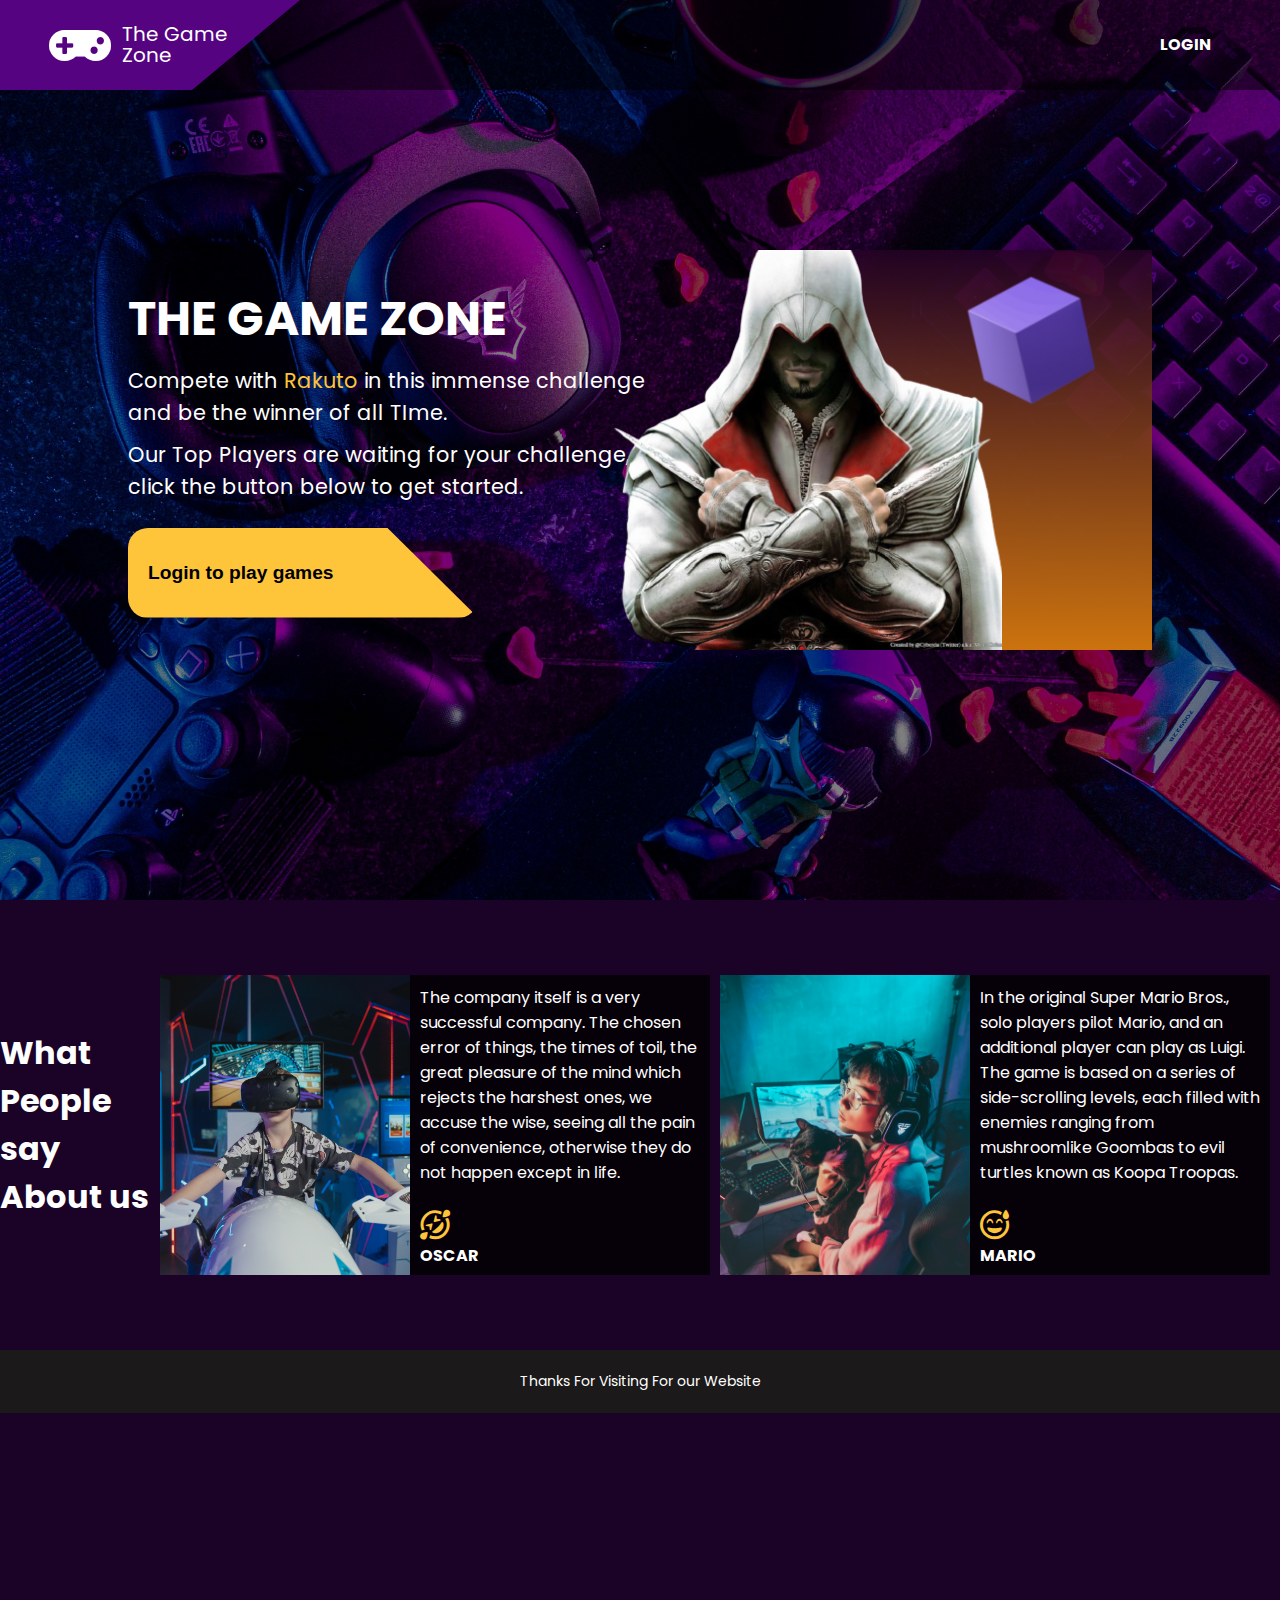
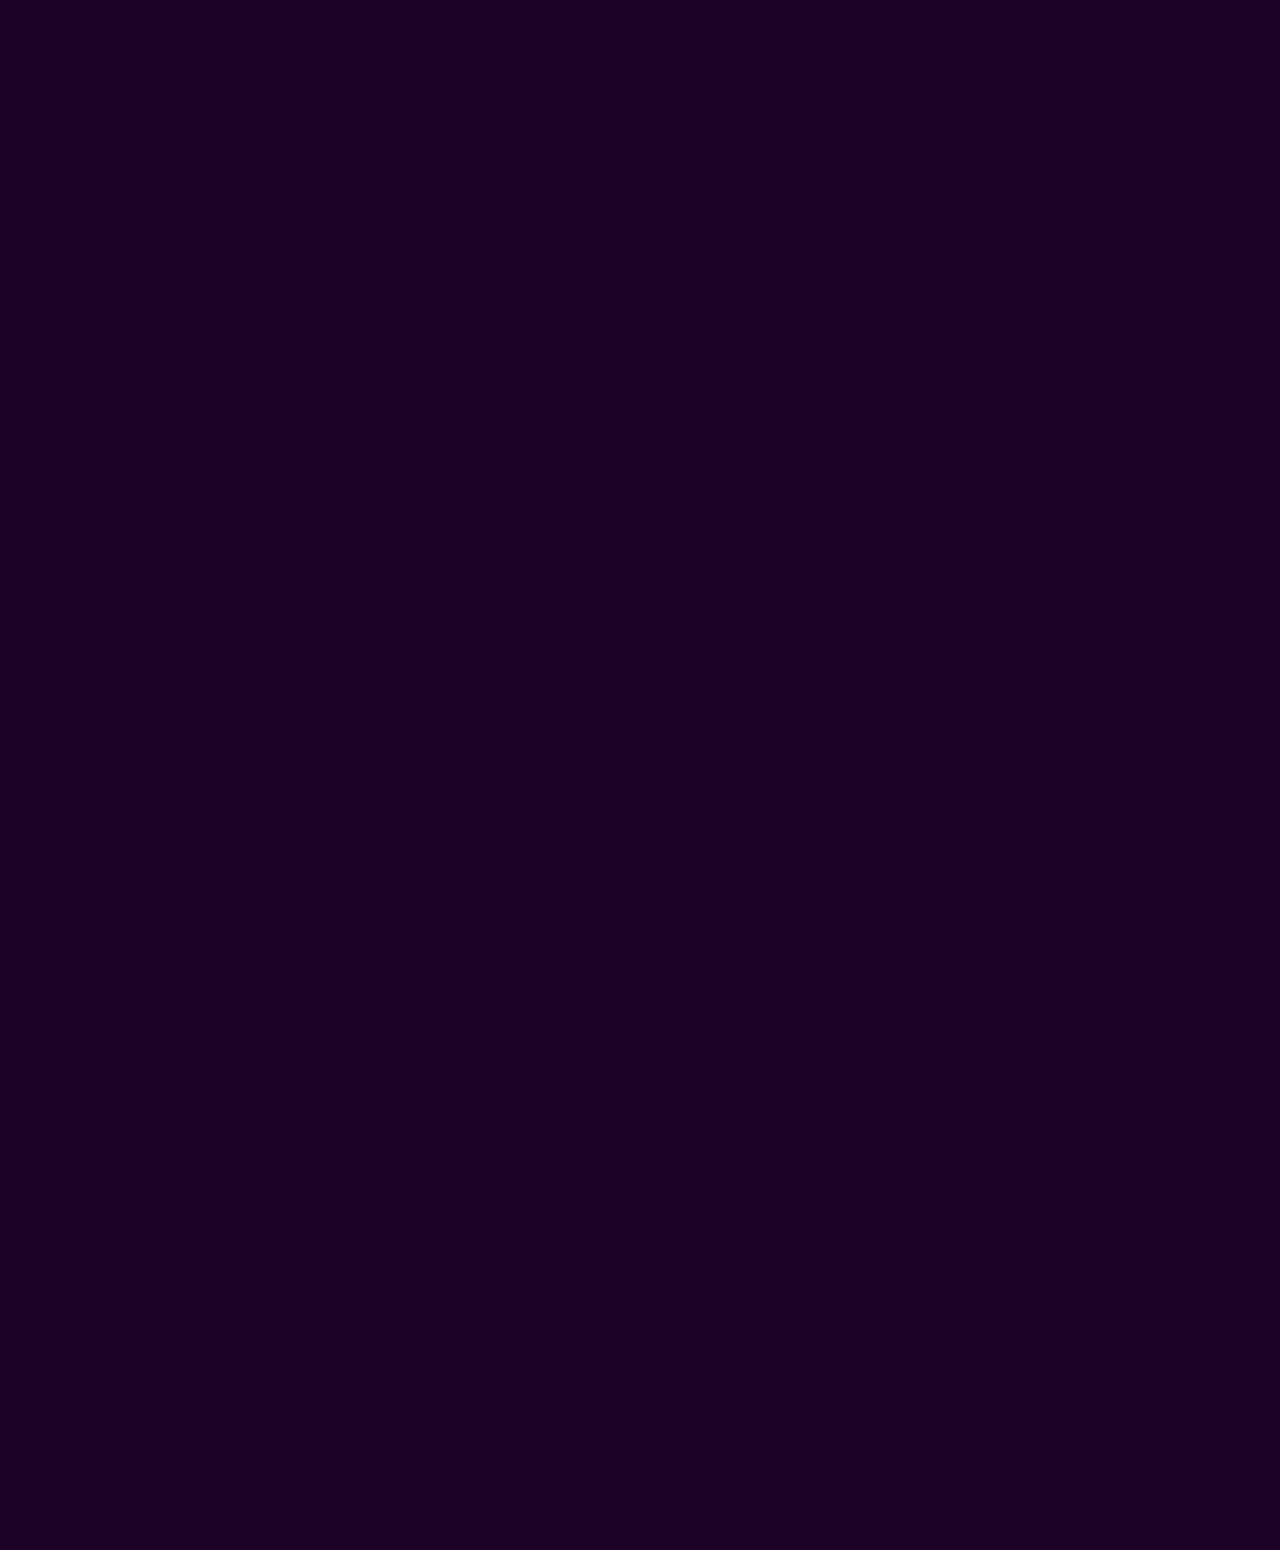
<file: new/index.html>
<!DOCTYPE html>
<html lang="en">
<head>
    <meta charset="UTF-8">
    <meta http-equiv="X-UA-Compatible" content="IE=edge">
    <meta name="viewport" content="width=device-width, initial-scale=1.0">
    <title>Gaming Website</title>
    <link rel="stylesheet" href="css/all.min.css">
    <link rel="stylesheet" href="css/style.css">
</head>
<body>
    <div class="container">
        <header>
            <div class="logo">
                <i class="fas fa-gamepad"></i>
                <p>The Game Zone</p>
            </div>
            <ul class="navbar">
                
                <li><a href="login.html">LOGIN</a></li>
               
            </ul>
        
        </header>

        <div class="content-wrapper">
            <div class="content-desc">
                <h1>THE GAME ZONE</h1>
                <p>Compete with <span>Rakuto</span> in this immense challenge and be the 
                    winner of all TIme.</p>
                <p>Our Top Players are waiting for your challenge, click the 
                    button below to get started.</p>

                <button id="btn2">Login to play games</button>
            </div>

            <div class="rakuto"></div>
        </div>
    </div>
    <!-- New section is down here below -->

    <section class="section-2">
        <div class="section-2">
            <h1>What People say About us</h1>
            <div class="section-3-wrapper">
                <div class="feedback"></div>
                <div class="feedback-desc">
                    <p>The company itself is a very successful company. The chosen error of things, the times of toil, the great pleasure of the mind which rejects the harshest ones, we accuse the wise, seeing all the pain of convenience, otherwise they do not happen except in life.
                        
                        
                        </p>
                    <br>
                    <i class="far fa-grin-squint-tears"></i><br>
                    <h4>OSCAR</h4>
                </div>
                <!-- =========================== -->
                <div class="feedback f-img-2"></div>
                <div class="feedback-desc">
                    <p>In the original Super Mario Bros., solo players pilot Mario, and an additional player can play as Luigi. The game is based on a series of side-scrolling levels, each filled with enemies ranging from mushroomlike Goombas to evil turtles known as Koopa Troopas.</p>
                    <br>
                    <i class="far fa-grin-beam-sweat"></i><br>
                    <h4>MARIO</h4>
                </div>
            </div>
        </div>
       
       
    </section>
    
    
    <div class="footer-bottom">
        <p>Thanks For Visiting For our Website</p>
    </div>
</body>
</html>
</file>
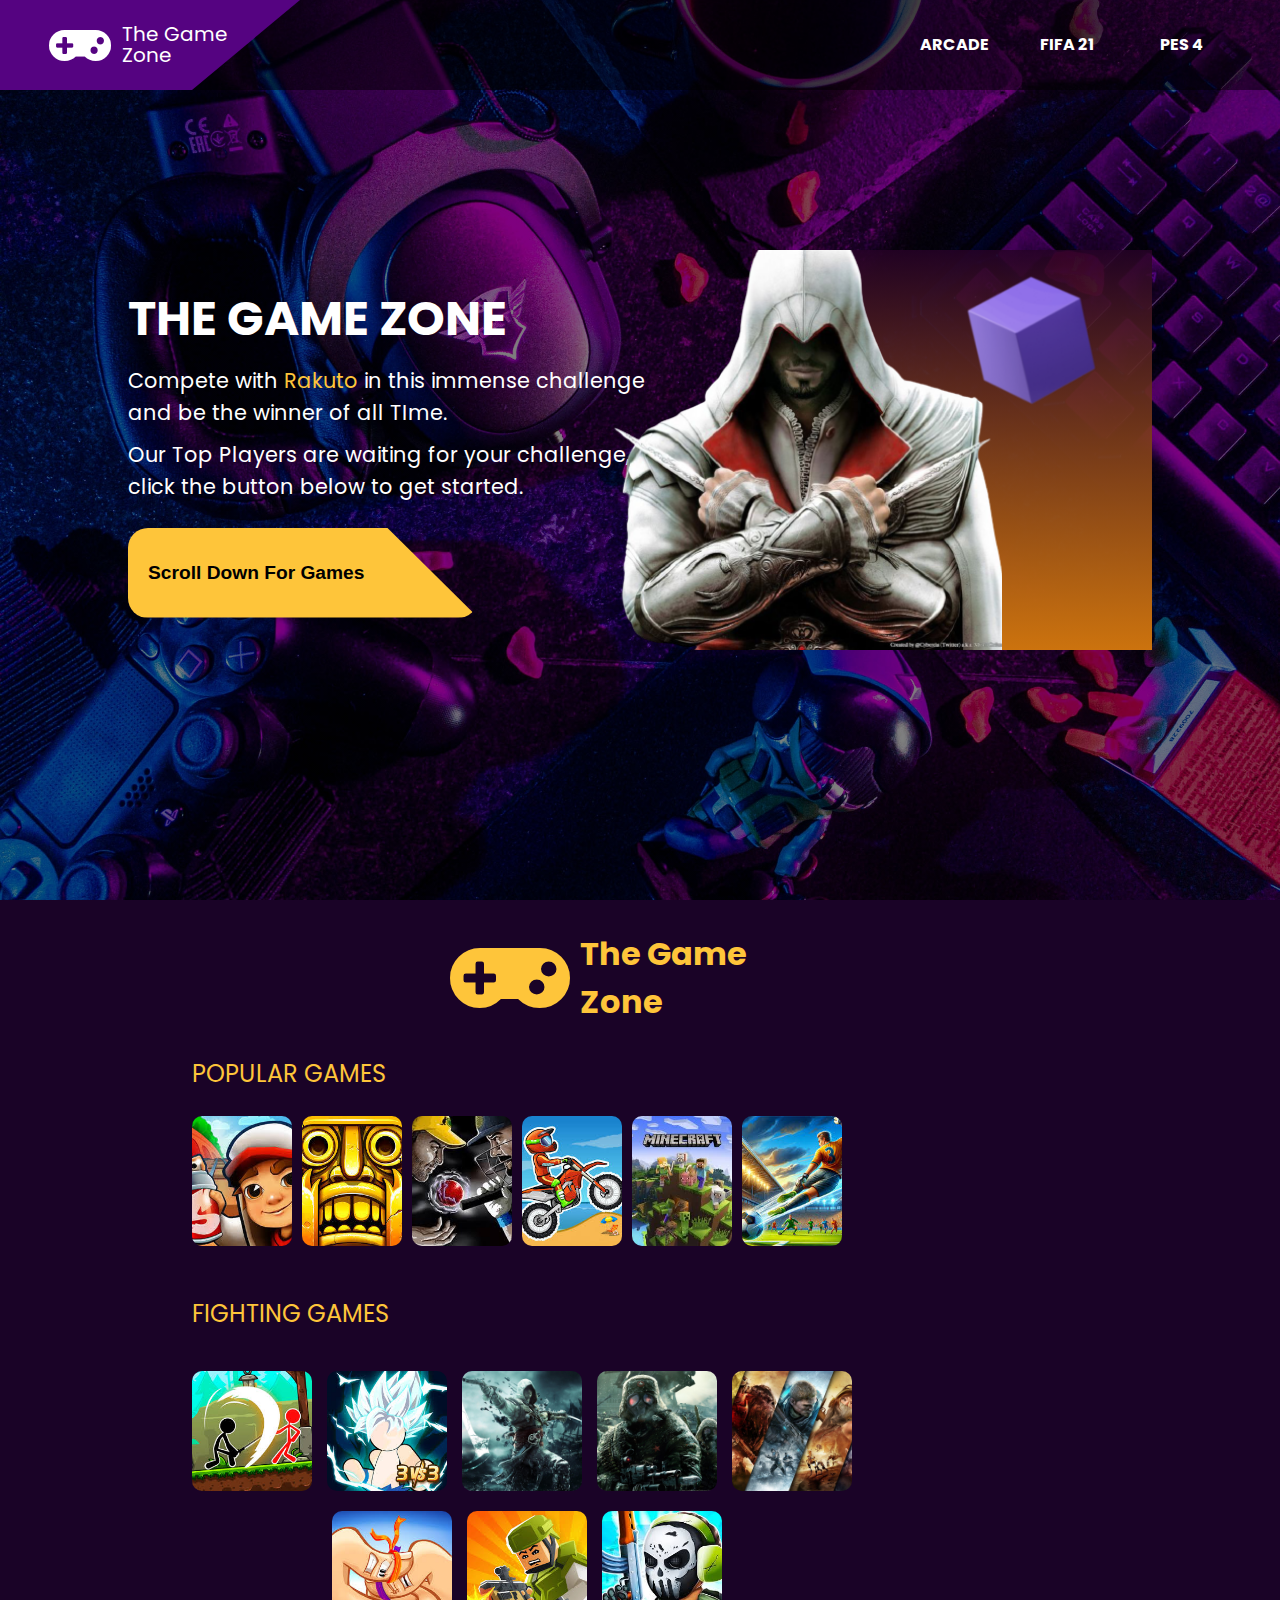
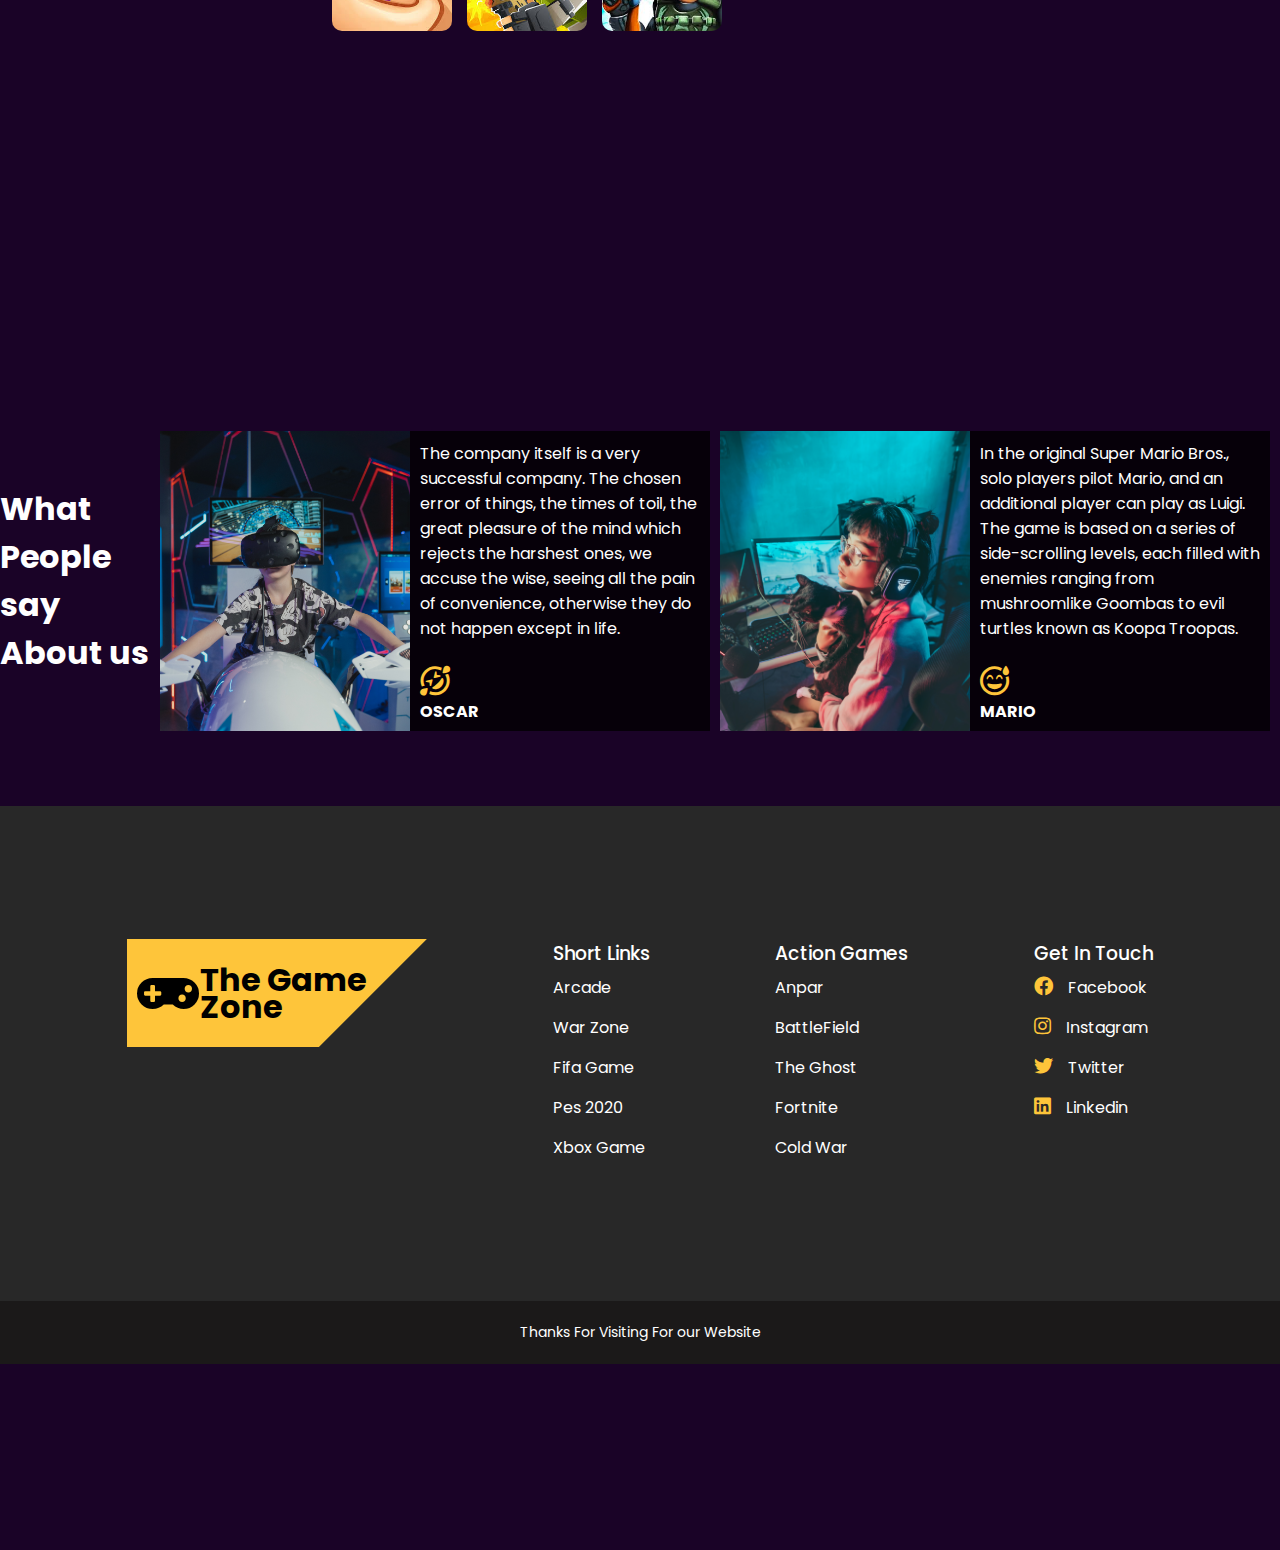
<file: new/index1.html>
<!DOCTYPE html>
<html lang="en">
<head>
    <meta charset="UTF-8">
    <meta http-equiv="X-UA-Compatible" content="IE=edge">
    <meta name="viewport" content="width=device-width, initial-scale=1.0">
    <title>Gaming Website</title>
    <link rel="stylesheet" href="css/all.min.css">
    <link rel="stylesheet" href="css/style.css">
</head>
<body>
    <div class="container">
        <header>
            <div class="logo">
                <i class="fas fa-gamepad"></i>
                <p>The Game Zone</p>
            </div>
            <ul class="navbar">
                <li><a href="https://www.aarp.org/games/category/arcade/">ARCADE</a></li>
                <li><a href="https://www.ea.com/en-au/games/fifa/compete/fgs-21/">FIFA 21</a></li>
                <li><a href="https://pes-2017.en.uptodown.com/android">PES 4</a></li>
                
               
            </ul>
        
        </header>

        <div class="content-wrapper">
            <div class="content-desc">
                <h1>THE GAME ZONE</h1>
                <p>Compete with <span>Rakuto</span> in this immense challenge and be the 
                    winner of all TIme.</p>
                <p>Our Top Players are waiting for your challenge, click the 
                    button below to get started.</p>

                <button id="btn2">Scroll Down For Games</button>
            </div>

            <div class="rakuto"></div>
        </div>
    </div>

    <div class="logo-section">
        <i class="fas fa-gamepad"></i>
        <h1>The Game Zone</h1>
    </div>
    
    <section class="section-1">
        <div class="section-1-wrapper">  
            <h1>POPULAR GAMES</h1>
            <br>
            <div class="section-1-img">
                <a href="https://poki.com/en/g/subway-surfers#fullscreen"><div class="img img-1"></div></a>
                <a href="https://poki.com/en/g/temple-run-2"><div class="img img-2"></div></a>
                <a href="https://poki.com/en/g/cricket-world-cup"><div class="img img-3"></div></a>
                <a href="https://poki.com/en/g/moto-x3m"><div class="img img-4"></div></a>
                <a href="https://poki.com/en/g/vectaria-io"><div class="img img-5"></div></a>
                <a href="https://poki.com/en/g/penalty-shooters-2"><div class="img img-6"></div></a>
            </div>
        </div>
        
        <div class="game-categories">
            <h1>FIGHTING GAMES</h1>
            <div class="game-wrapper">
                <a href="https://poki.com/id/g/stickman-archero-fight"><div class="gw gw-1"></div></a>
                <a href="https://poki.com/id/g/stickman-dragon-fight"><div class="gw gw-2"></div></a>
                <a href="https://poki.com/en/g/stickman-fighter-epic-battle"><div class="gw gw-3"></div></a>
                <a href="https://poki.com/en/g/venge-io"><div class="gw gw-4"></div></a>
                <a href="https://poki.com/en/g/warbrokers-io"><div class="gw gw-5"></div></a>
            </div>
    
            <div class="game-wrapper left">
            
                <a href="https://poki.com/id/g/thumb-fighter"><div class="gw gw-7"></div></a>
                <a href="https://poki.com/id/g/kour-io"><div class="gw gw-8"></div></a>
                <a href="https://poki.com/id/g/zombie-dying-survival-days"><div class="gw gw-9"></div></a>
              
            </div>
        </div>
    </section>

    <!-- New section is down here below -->

    <section class="section-2">
        <div class="section-2">
            <h1>What People say About us</h1>
            <div class="section-3-wrapper">
                <div class="feedback"></div>
                <div class="feedback-desc">
                    <p>The company itself is a very successful company. The chosen error of things, the times of toil, the great pleasure of the mind which rejects the harshest ones, we accuse the wise, seeing all the pain of convenience, otherwise they do not happen except in life.
                        
                        
                        </p>
                    <br>
                    <i class="far fa-grin-squint-tears"></i><br>
                    <h4>OSCAR</h4>
                </div>
                <!-- =========================== -->
                <div class="feedback f-img-2"></div>
                <div class="feedback-desc">
                    <p>In the original Super Mario Bros., solo players pilot Mario, and an additional player can play as Luigi. The game is based on a series of side-scrolling levels, each filled with enemies ranging from mushroomlike Goombas to evil turtles known as Koopa Troopas.</p>
                    <br>
                    <i class="far fa-grin-beam-sweat"></i><br>
                    <h4>MARIO</h4>
                </div>
            </div>
        </div>
       
       
    </section>
    
    <footer>
        <div class="footer-body">
            <div class="logo footer-logo">
                <i class="fas fa-gamepad"></i>
                <h1>The Game Zone</h1>
            </div>
            <ul>
                <h3>Short Links</h3>
                <li><a href="#">Arcade</a></li>
                <li><a href="#">War Zone</a></li>
                <li><a href="#">Fifa Game</a></li>
                <li><a href="#">Pes 2020</a></li>
                <li><a href="#">Xbox Game</a></li>
            </ul>

            <ul>
                <h3>Action Games</h3>
                <li><a href="#">Anpar</a></li>
                <li><a href="#">BattleField</a></li>
                <li><a href="#">The Ghost</a></li>
                <li><a href="#">Fortnite</a></li>
                <li><a href="#">Cold War</a></li>
            </ul>
            <ul>
                <h3>Get In Touch</h3>
                <li><a href="#"><i class="fab fa-facebook"></i>Facebook</a></li>
                <li><a href="#"><i class="fab fa-instagram"></i>Instagram</a></li>
                <li><a href="#"><i class="fab fa-twitter"></i>Twitter</a></li>
                <li><a href="#"><i class="fab fa-linkedin"></i>Linkedin</a></li>
            </ul>
        </div>
    </footer>
    <div class="footer-bottom">
        <p>Thanks For Visiting For our Website</p>
    </div>
</body>
</html>
</file>
<file: new/css/style.css>
@import url('https://fonts.googleapis.com/css2?family=Poppins:wght@400;500&family=Roboto&display=swap');
*{
    margin: 0;
    padding: 0;
    box-sizing: border-box;
    
}
body{
    background: #1a0327;
    font-family: 'Poppins', sans-serif;
    height: 350vh;
}
.container{
    width: 100%;
    height: 100vh;
    background: linear-gradient(rgba(0,0,0,0.5),rgba(0,0,0,0.5)), url(../images/b.jpg);
    background-size: cover;
    background-position: center;
    background-attachment: fixed;
}
header{
    width: 100%;
    height: 10vh;
    background:rgba(0,0,0,0.5);
    display: flex;
    align-items: center;
    justify-content: space-between;
}
.logo{
    width: 300px;
    height: 10vh;
    background: #550381;
    display: flex;
    align-items: center;
    justify-content: center;
    color: #fff;
    clip-path: polygon(0 0, 100% 0, 64% 100%, 0% 100%);
    padding: 10px;
    line-height: 1.3rem;
}
.logo p{
    width: 130px;
    margin-left: 10px;
    font-size: 20px;
}
.logo .fas{
    font-size: 50px;
}
ul.navbar{
    display: flex;
    list-style: none;
}
ul.navbar li{
    width: 120px;
}
ul.navbar li a{
    text-decoration: none;
    color: #fff;
    font-weight: bold;
}
ul.navbar li a.active{
    color: #FEC53A;
}
ul.navbar li a:hover:not(.active){
    color: #FEC53A;
}
#btn{
    width: 250px;
    height: 10vh;
    background: #FEC53A;
    color: #000;
    outline: none;
    border: none;
    clip-path: polygon(35% 0, 100% 0, 100% 100%, 0% 100%);
    font-size: 1.2rem;
    font-weight: bold;
    text-align: right;
    padding-right: 40px;
}
#btn .fas{
    margin-right: 10px;
}

/* Content desc starts here */
.content-wrapper{
    width: 80%;
    min-height: 80vh;
    margin: auto;
    display: flex;
    justify-content: space-between;
    align-items: center;
    color: #fff;
}
/* .content-desc{

} */

.content-desc h1{
    font-size: 3rem;
    margin-bottom: 10px;
}
.content-desc p{
    width: 550px;
    font-size: 1.3rem;
    line-height: 2rem;
    margin-bottom: 10px;
}
.content-desc span{
    color: #FEC53A;
}
#btn2{
    width: 350px;
    height: 10vh;
    padding-left: 20px;
    outline: none;
    border: none;
    background: #FEC53A;
    font-size: 1.2rem;
    font-weight: bold;
    margin-top: 15px;
    clip-path: polygon(0 0, 74% 0, 100% 100%, 0% 100%);
    border-radius: 20px;
    text-align: left;
}
.rakuto{
    width: 400px;
    height: 400px;
    background: linear-gradient(rgba(38, 2, 39, 0.849),rgb(204, 115, 14));
    background-size: cover;
    background-position: center;
    position: relative;
}
.rakuto::before{
    content: '';
    width: 160px;
    height: 160px;
    background: url(../images/cube.png);
    background-position: center;
    background-size: cover;
    position: absolute;
    top: 10px;
    left: 200px;
}
.rakuto::after{
    content: '';
    width: 400px;
    height: 400px;
    background: url(../images/rakuto.png);
    background-size: cover;
    background-position: center;
    position: absolute;
    bottom: 0px;
    left: -150px;
}
.logo-section{
    display: flex;
    align-items: center;
    justify-content: center;
    margin: 30px 0;
}
.logo-section .fas{
    font-size: 6rem;
    color: #FEC53A;
}
.logo-section h1{
    width: 250px;
    font-size: 2rem;
    color: #FEC53A;
    margin-left: 10px;
}
/* Section one starts here */

.section-1{
    width: 100%;
    height: 100vh;
    background: linear-gradient(rgba(0, 0, 0, 0.767),rgba(0, 0, 0, 0.712)),
    url(../images/fortnit.jpg);
    background-size: cover;
    background-position: center;
    background-attachment: fixed;

}
.section-1-wrapper{
    width: 70%;
    margin: auto;
}
.section-1 h1{
    width: 500px;
    color: #FEC53A;
    font-size: 1.5rem;
    position: relative;
    font-weight: 400;
}
.section-1-img{
    display: flex;
}
.section-1-img .img{
    width: 100px;
    height: 130px;
    background: url(../img/subway.jpg);
    background-size: cover;
    background-position: center;
    margin-right: 10px;
    border-radius: 10px;
}
.section-1-img .img-2{
    background: url(../img/temple.jpg);
    background-size: cover;
    background-position: center;
}
.section-1-img  .img-3{
    background: url(../img/cricket.jpg);
    background-size: cover;
    background-position: center;
}
.section-1-img  .img-4{
    background: url(../img/race.jfif);
    background-size: cover;
    background-position: center;
}
.section-1-img  .img-5{
    background: url(../img/minec.jfif);
    background-size: cover;
    background-position: center;
}
.section-1-img  .img-6{
    background: url(../img/shoot.jfif);
    background-size: cover;
    background-position: center;
}
.img:hover{
    transform: translateY(-10px);
}

/* Section 3 starts here */
.game-categories{
    width: 70%;
    margin: 50px auto;
    position: relative;
}
.game-categories h1{
    font-size: 1.5rem;
    margin-bottom: 20px;
    color: #FEC53A;
}
.game-wrapper{
    display: flex;
}
.gw{
    width: 120px;
    height: 120px;
    background: url(../images/asphalt8.jpg);
    background-size: cover;
    background-position: center;
    margin: 20px 15px 0 0;
    border-radius: 10px;
}
.gw:hover{
    transform: translateY(-10px);
}
.left{
    position: relative;
    right: -140px;
}

.gw-1{
    background: url(../img/fight1.jfif);
    background-size: cover;
    background-position: center;
}
.gw-2{
    background: url(../img/dragon.jfif);
    background-size: cover;
    background-position: center;
}
.gw-3{
    background: url(../images/Anpar.jpg);
    background-size: cover;
    background-position: center;
}
.gw-4{
    background: url(../images/warxone.jpg);
    background-size: cover;
    background-position: center;
}
.gw-5{
    background: url(../images/wras.jpg);
    background-size: cover;
    background-position: center;
}
.gw-6{
    background: url(../images/battle.jpg);
    background-size: cover;
    background-position: center;
}
.gw-7{
    background: url(../img/thumb.jfif);
    background-size: cover;
    background-position: center;
}
.gw-8{
    background: url(../img/kour.jfif);
    background-size: cover;
    background-position: center;
}
.gw-9{
    background: url(../img/zombie.jfif);
    background-size: cover;
    background-position: center;
}
.section-2{
    width: 100%;
    height: 50vh;
    background-image:linear-gradient(rgba(0, 0, 0, 0.767),rgba(0, 0, 0, 0.712)),
    url(../images/flame.jpg);
    background-size: cover;
    background-position: center;
    background-attachment: fixed;
    display: flex;
    align-items: center;
    justify-content: space-around;
}
.section-2 h1{
    font-size: 2rem;
    color: #fff;
    margin: 20px 0;
}
.players{
    display: flex;
    flex-direction: column;
    text-align: center;
}
.p-image{
    width: 200px;
    height: 200px;
    background: url(../images/vaklish.png);
    background-size: cover;
    background-position: center;
    border-radius: 50%;
    position: relative;
}
.p-image-1::after{
    content: 'VS';
    position: absolute;
    right: -35px;
    bottom: 0;
    font-size: 2rem;
    color: #FEC53A;
}
.players span{
    font-size: 1.5rem;
    color: #FEC53A;
    font-weight: bold;
    margin-bottom: 10px;
}
.stars{
    color: #FEC53A;
}
.p-image-2{
    background: url(../images/rakuto.png);
    background-size: cover;
    background-position: center;
}

.p-image-2{
    background: url(../images/rakuto.png);
    background-size: cover;
    background-position: center;
}
.p-image-3::after{
    content: 'VS';
    position: absolute;
    right: -35px;
    bottom: 0;
    font-size: 2rem;
    color: #FEC53A;
}
.p-image-4{
    background: url(../images/rakuto.png);
    background-size: cover;
    background-position: center;
}
/* section 3 starts here */

.section-3{
    width: 100%;
    height: 80vh;
    background: linear-gradient(rgba(0,0,0,0.5),rgba(0,0,0,0.5)), url(../images/controller.jpg);
    background-size: cover;
    background-position: center;
    background-attachment: fixed;
}
.section-3 h1{
    font-size: 2rem;
    color: #fff;
    text-align: center;
    font-weight: 400;
}

.section-3-wrapper{
    display: flex;
    min-height: 70vh;
    align-items: center;
    justify-content: center;
}

.feedback{
    width: 250px;
    height: 300px;
    background: url(../images/feedback.jpg);
    background-position: center;
    background-size: cover;
 
}
.feedback-desc{
    width: 300px;
    height: 300px;
    background: rgba(0, 0, 0, 0.767);
    padding: 10px;
    color: #fff;
    margin-right: 10px;
}
.feedback-desc .far{
    color: #FEC53A;
    font-size: 30px;
}
.f-img-2{
    background: url(../images/image9.jpg);
    background-position: center;
    background-size: cover;
}
/* FOoter section */
footer{
    width: 100%;
    height: 55vh;
    background: #282828;
    display: flex;
    align-items: center;
    
}
.footer-body{
    width: 90%;
    margin: auto;
    display: flex;
    justify-content: space-around;
}
.footer-logo{
    height: 12vh;
    background-color: #FEC53A;
    color: #000;
    line-height: 1.7rem;
}
ul h3{
    color: #fff;
    font-weight: 450;
}
ul li{
    list-style: none;
    line-height: 2.5rem;
}
ul li a{
    text-decoration: none;
    color: #fff;
}
ul li a .fab{
    font-size: 1.2rem;
    color: #FEC53A;
    margin-right: 15px;
}
ul li a:hover{
    color: #FEC53A;
}
.footer-bottom{
    width: 100%;
    height: 7vh;
    background: #1B1919;
    color: #fff;
    display: flex;
    align-items: center;
    justify-content: center;
    font-size: 0.875rem;
}
.footer-bottom span{
    color: #FEC53A;
    font-weight: bold;
}
</file>
